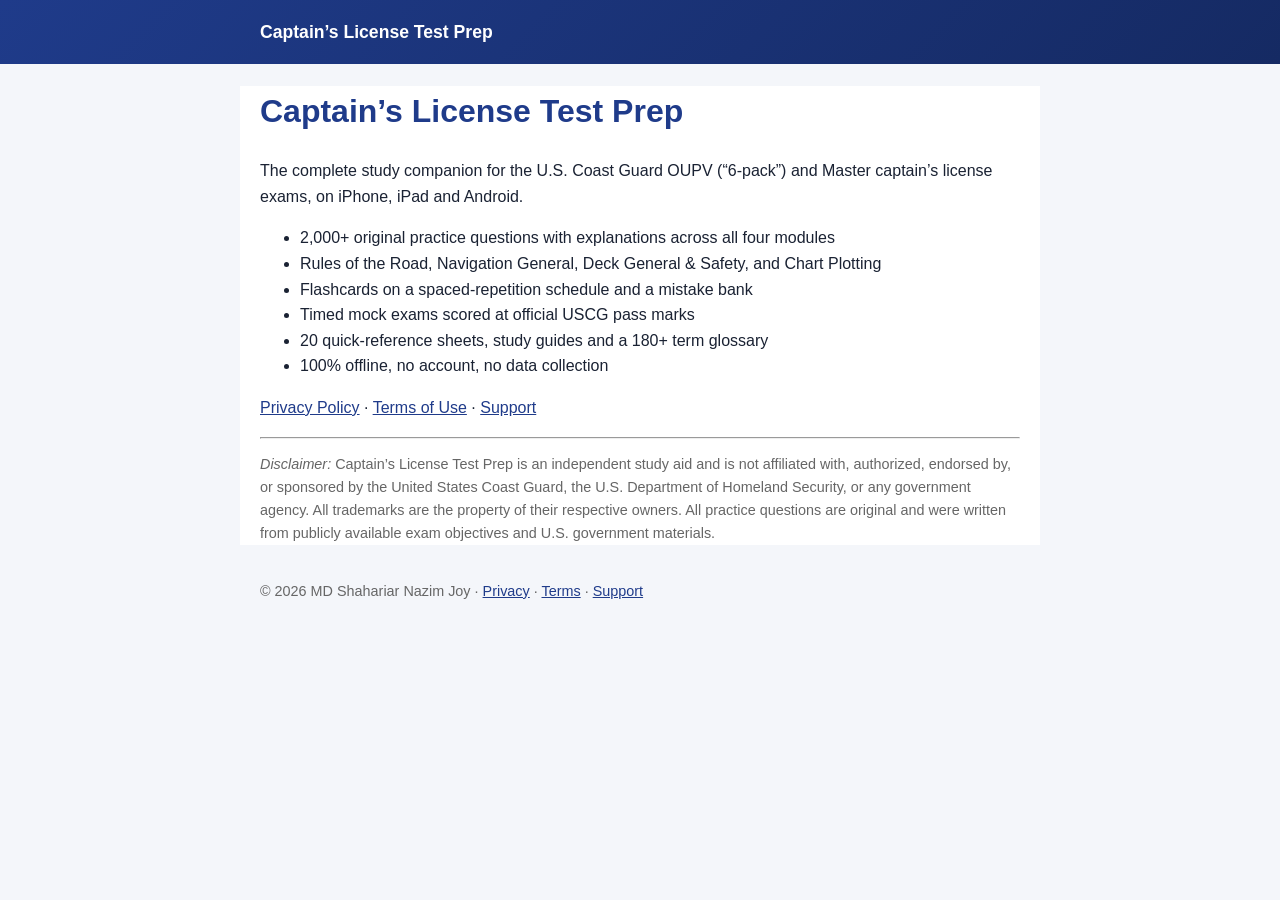
<file: index.html>
<!doctype html>
<html lang="en">
<head>
<meta charset="utf-8">
<meta name="viewport" content="width=device-width,initial-scale=1">
<title>Captain's License Test Prep — Captain&rsquo;s License Test Prep</title>
<meta name="description" content="USCG OUPV (6-pack) and Master captain's license exam prep for iPhone, iPad and Android.">
<link rel="stylesheet" href="style.css">
</head>
<body>
<header><div class="wrap"><a class="brand" href="index.html">Captain&rsquo;s License Test Prep</a></div></header>
<main class="wrap">
<h1>Captain&rsquo;s License Test Prep</h1>
<p>The complete study companion for the U.S. Coast Guard OUPV (&ldquo;6-pack&rdquo;) and Master captain&rsquo;s license exams, on iPhone, iPad and Android.</p>
<ul>
<li>2,000+ original practice questions with explanations across all four modules</li>
<li>Rules of the Road, Navigation General, Deck General &amp; Safety, and Chart Plotting</li>
<li>Flashcards on a spaced-repetition schedule and a mistake bank</li>
<li>Timed mock exams scored at official USCG pass marks</li>
<li>20 quick-reference sheets, study guides and a 180+ term glossary</li>
<li>100% offline, no account, no data collection</li>
</ul>
<p><a href="privacy.html">Privacy Policy</a> · <a href="terms.html">Terms of Use</a> · <a href="support.html">Support</a></p>
<hr>
<p class="muted"><em>Disclaimer:</em> Captain&rsquo;s License Test Prep is an independent study aid and is not affiliated with, authorized, endorsed by, or sponsored by the United States Coast Guard, the U.S. Department of Homeland Security, or any government agency. All trademarks are the property of their respective owners. All practice questions are original and were written from publicly available exam objectives and U.S. government materials.</p>
</main>
<footer><div class="wrap">© 2026 MD Shahariar Nazim Joy · <a href="privacy.html">Privacy</a> · <a href="terms.html">Terms</a> · <a href="support.html">Support</a></div></footer>
</body>
</html>
</file>
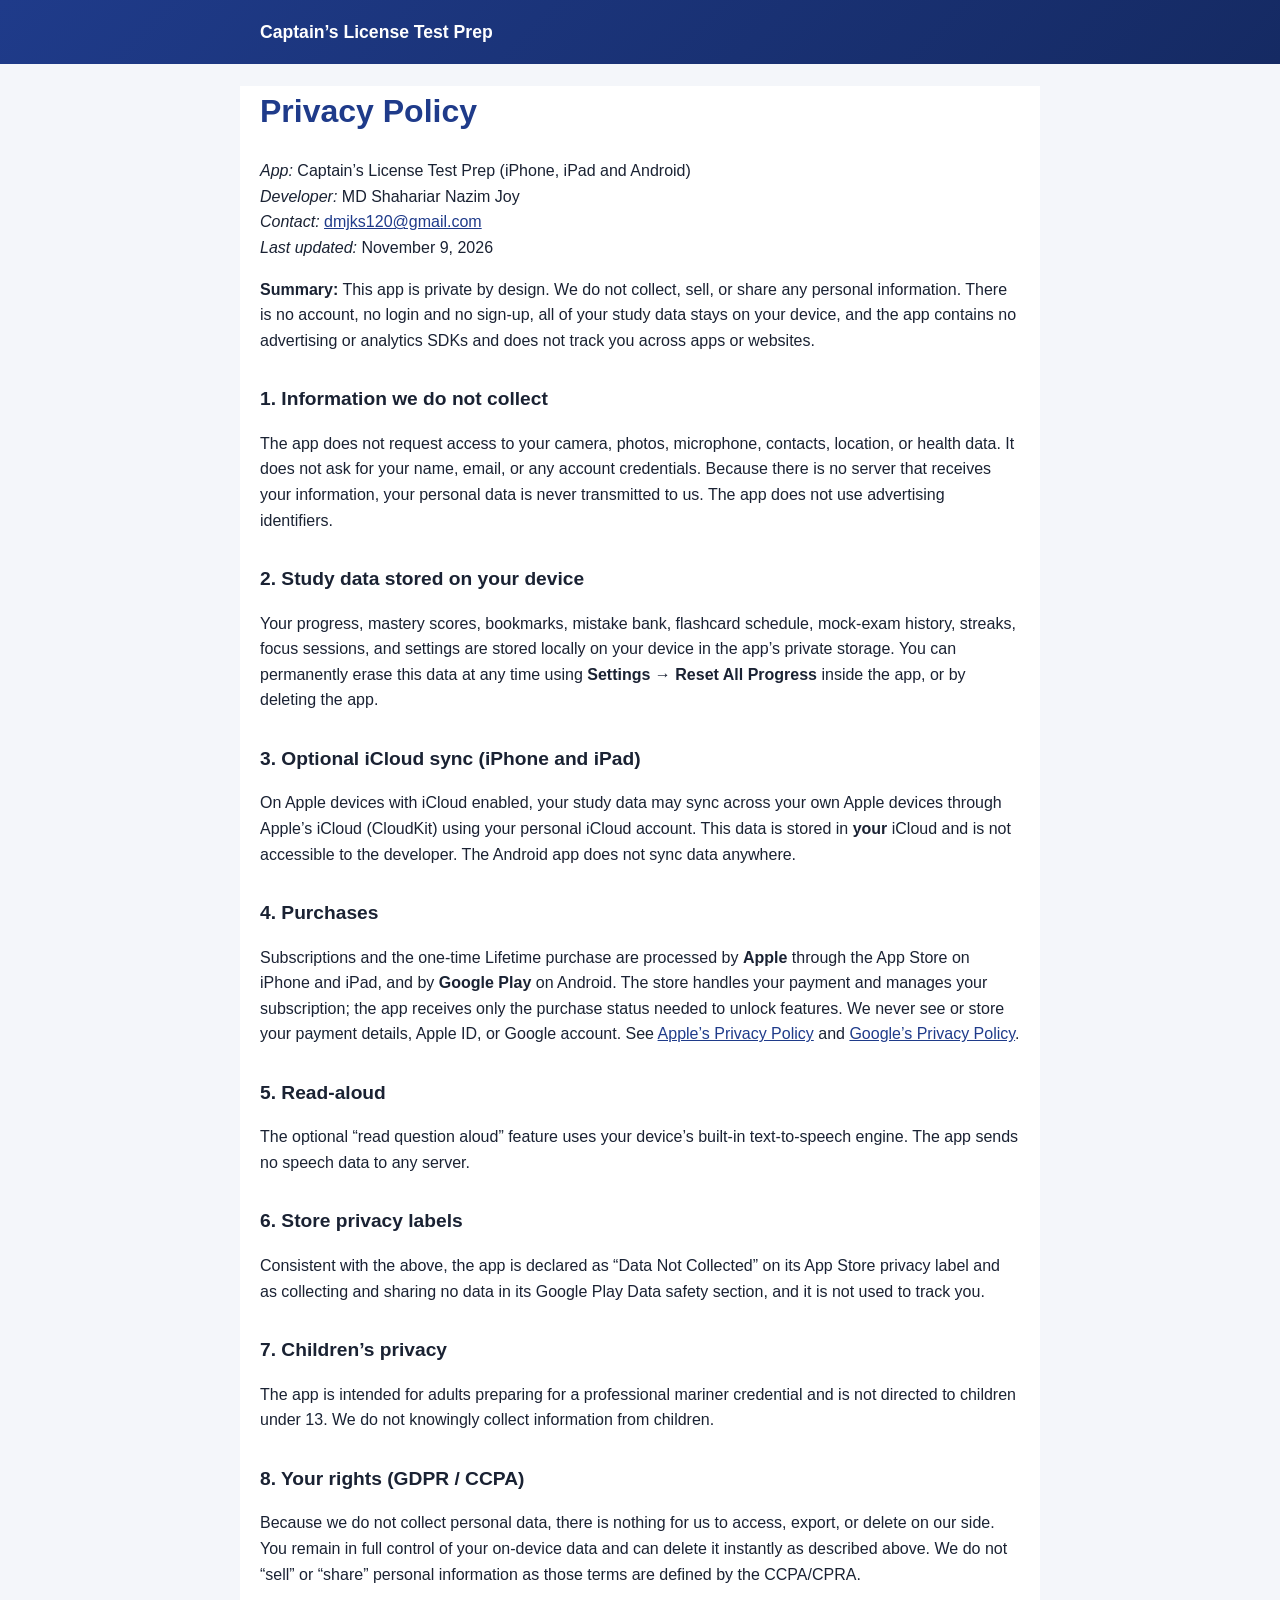
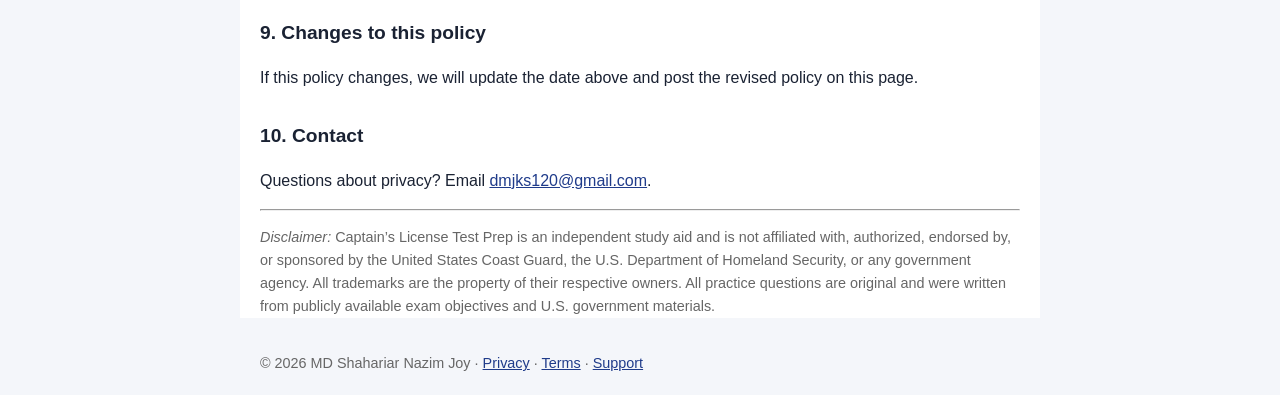
<file: privacy.html>
<!doctype html>
<html lang="en">
<head>
<meta charset="utf-8">
<meta name="viewport" content="width=device-width,initial-scale=1">
<title>Privacy Policy — Captain&rsquo;s License Test Prep</title>
<meta name="description" content="Privacy Policy for Captain's License Test Prep. No personal data is collected.">
<link rel="stylesheet" href="style.css">
</head>
<body>
<header><div class="wrap"><a class="brand" href="index.html">Captain&rsquo;s License Test Prep</a></div></header>
<main class="wrap">
<h1>Privacy Policy</h1>
<p><em>App:</em> Captain&rsquo;s License Test Prep (iPhone, iPad and Android)<br><em>Developer:</em> MD Shahariar Nazim Joy<br><em>Contact:</em> <a href="mailto:dmjks120@gmail.com">dmjks120@gmail.com</a><br><em>Last updated:</em> November 9, 2026</p>
<p><strong>Summary:</strong> This app is private by design. We do not collect, sell, or share any personal information. There is no account, no login and no sign-up, all of your study data stays on your device, and the app contains no advertising or analytics SDKs and does not track you across apps or websites.</p>
<h2>1. Information we do not collect</h2>
<p>The app does not request access to your camera, photos, microphone, contacts, location, or health data. It does not ask for your name, email, or any account credentials. Because there is no server that receives your information, your personal data is never transmitted to us. The app does not use advertising identifiers.</p>
<h2>2. Study data stored on your device</h2>
<p>Your progress, mastery scores, bookmarks, mistake bank, flashcard schedule, mock-exam history, streaks, focus sessions, and settings are stored locally on your device in the app&rsquo;s private storage. You can permanently erase this data at any time using <strong>Settings &rarr; Reset All Progress</strong> inside the app, or by deleting the app.</p>
<h2>3. Optional iCloud sync (iPhone and iPad)</h2>
<p>On Apple devices with iCloud enabled, your study data may sync across your own Apple devices through Apple&rsquo;s iCloud (CloudKit) using your personal iCloud account. This data is stored in <strong>your</strong> iCloud and is not accessible to the developer. The Android app does not sync data anywhere.</p>
<h2>4. Purchases</h2>
<p>Subscriptions and the one-time Lifetime purchase are processed by <strong>Apple</strong> through the App Store on iPhone and iPad, and by <strong>Google Play</strong> on Android. The store handles your payment and manages your subscription; the app receives only the purchase status needed to unlock features. We never see or store your payment details, Apple ID, or Google account. See <a href="https://www.apple.com/legal/privacy/">Apple&rsquo;s Privacy Policy</a> and <a href="https://policies.google.com/privacy">Google&rsquo;s Privacy Policy</a>.</p>
<h2>5. Read-aloud</h2>
<p>The optional &ldquo;read question aloud&rdquo; feature uses your device&rsquo;s built-in text-to-speech engine. The app sends no speech data to any server.</p>
<h2>6. Store privacy labels</h2>
<p>Consistent with the above, the app is declared as &ldquo;Data Not Collected&rdquo; on its App Store privacy label and as collecting and sharing no data in its Google Play Data safety section, and it is not used to track you.</p>
<h2>7. Children&rsquo;s privacy</h2>
<p>The app is intended for adults preparing for a professional mariner credential and is not directed to children under 13. We do not knowingly collect information from children.</p>
<h2>8. Your rights (GDPR / CCPA)</h2>
<p>Because we do not collect personal data, there is nothing for us to access, export, or delete on our side. You remain in full control of your on-device data and can delete it instantly as described above. We do not &ldquo;sell&rdquo; or &ldquo;share&rdquo; personal information as those terms are defined by the CCPA/CPRA.</p>
<h2>9. Changes to this policy</h2>
<p>If this policy changes, we will update the date above and post the revised policy on this page.</p>
<h2>10. Contact</h2>
<p>Questions about privacy? Email <a href="mailto:dmjks120@gmail.com">dmjks120@gmail.com</a>.</p>
<hr>
<p class="muted"><em>Disclaimer:</em> Captain&rsquo;s License Test Prep is an independent study aid and is not affiliated with, authorized, endorsed by, or sponsored by the United States Coast Guard, the U.S. Department of Homeland Security, or any government agency. All trademarks are the property of their respective owners. All practice questions are original and were written from publicly available exam objectives and U.S. government materials.</p>
</main>
<footer><div class="wrap">© 2026 MD Shahariar Nazim Joy · <a href="privacy.html">Privacy</a> · <a href="terms.html">Terms</a> · <a href="support.html">Support</a></div></footer>
</body>
</html>
</file>
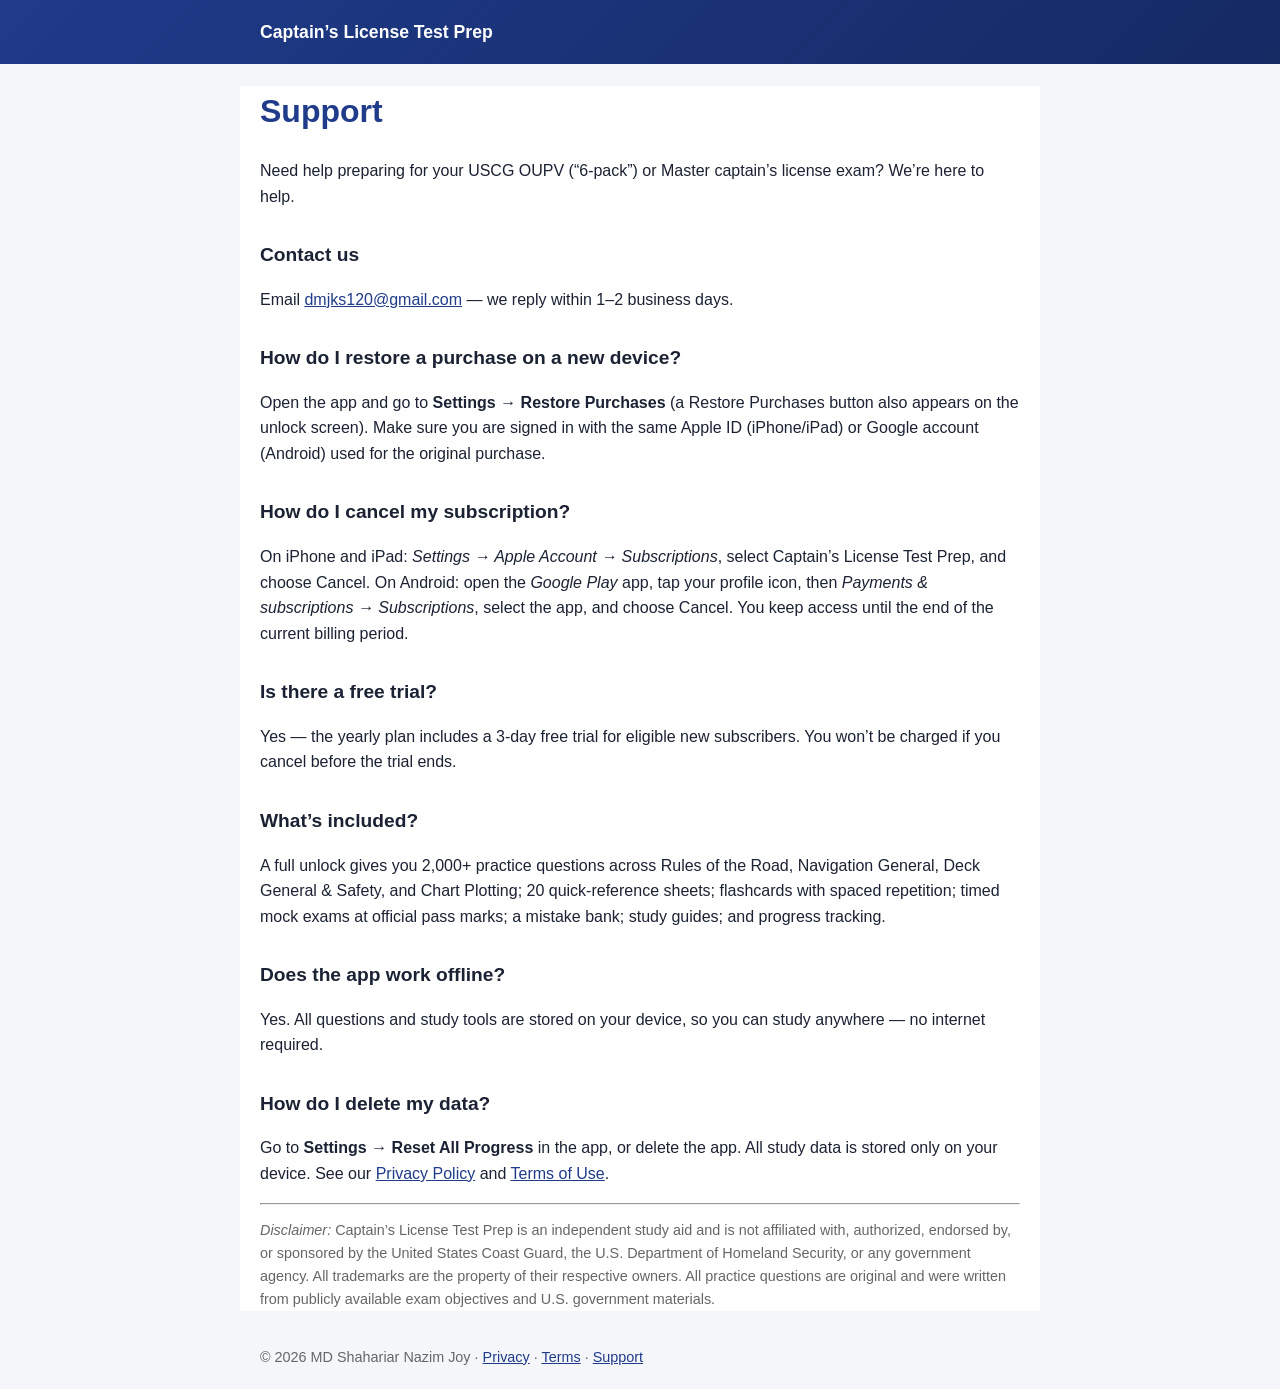
<file: support.html>
<!doctype html>
<html lang="en">
<head>
<meta charset="utf-8">
<meta name="viewport" content="width=device-width,initial-scale=1">
<title>Support — Captain&rsquo;s License Test Prep</title>
<meta name="description" content="Support and FAQ for Captain's License Test Prep.">
<link rel="stylesheet" href="style.css">
</head>
<body>
<header><div class="wrap"><a class="brand" href="index.html">Captain&rsquo;s License Test Prep</a></div></header>
<main class="wrap">
<h1>Support</h1>
<p>Need help preparing for your USCG OUPV (&ldquo;6-pack&rdquo;) or Master captain&rsquo;s license exam? We&rsquo;re here to help.</p>
<h2>Contact us</h2>
<p>Email <a href="mailto:dmjks120@gmail.com">dmjks120@gmail.com</a> — we reply within 1–2 business days.</p>
<h2>How do I restore a purchase on a new device?</h2>
<p>Open the app and go to <strong>Settings &rarr; Restore Purchases</strong> (a Restore Purchases button also appears on the unlock screen). Make sure you are signed in with the same Apple ID (iPhone/iPad) or Google account (Android) used for the original purchase.</p>
<h2>How do I cancel my subscription?</h2>
<p>On iPhone and iPad: <em>Settings &rarr; Apple Account &rarr; Subscriptions</em>, select Captain&rsquo;s License Test Prep, and choose Cancel. On Android: open the <em>Google Play</em> app, tap your profile icon, then <em>Payments &amp; subscriptions &rarr; Subscriptions</em>, select the app, and choose Cancel. You keep access until the end of the current billing period.</p>
<h2>Is there a free trial?</h2>
<p>Yes — the yearly plan includes a 3-day free trial for eligible new subscribers. You won&rsquo;t be charged if you cancel before the trial ends.</p>
<h2>What&rsquo;s included?</h2>
<p>A full unlock gives you 2,000+ practice questions across Rules of the Road, Navigation General, Deck General &amp; Safety, and Chart Plotting; 20 quick-reference sheets; flashcards with spaced repetition; timed mock exams at official pass marks; a mistake bank; study guides; and progress tracking.</p>
<h2>Does the app work offline?</h2>
<p>Yes. All questions and study tools are stored on your device, so you can study anywhere — no internet required.</p>
<h2>How do I delete my data?</h2>
<p>Go to <strong>Settings &rarr; Reset All Progress</strong> in the app, or delete the app. All study data is stored only on your device. See our <a href="privacy.html">Privacy Policy</a> and <a href="terms.html">Terms of Use</a>.</p>
<hr>
<p class="muted"><em>Disclaimer:</em> Captain&rsquo;s License Test Prep is an independent study aid and is not affiliated with, authorized, endorsed by, or sponsored by the United States Coast Guard, the U.S. Department of Homeland Security, or any government agency. All trademarks are the property of their respective owners. All practice questions are original and were written from publicly available exam objectives and U.S. government materials.</p>
</main>
<footer><div class="wrap">© 2026 MD Shahariar Nazim Joy · <a href="privacy.html">Privacy</a> · <a href="terms.html">Terms</a> · <a href="support.html">Support</a></div></footer>
</body>
</html>
</file>
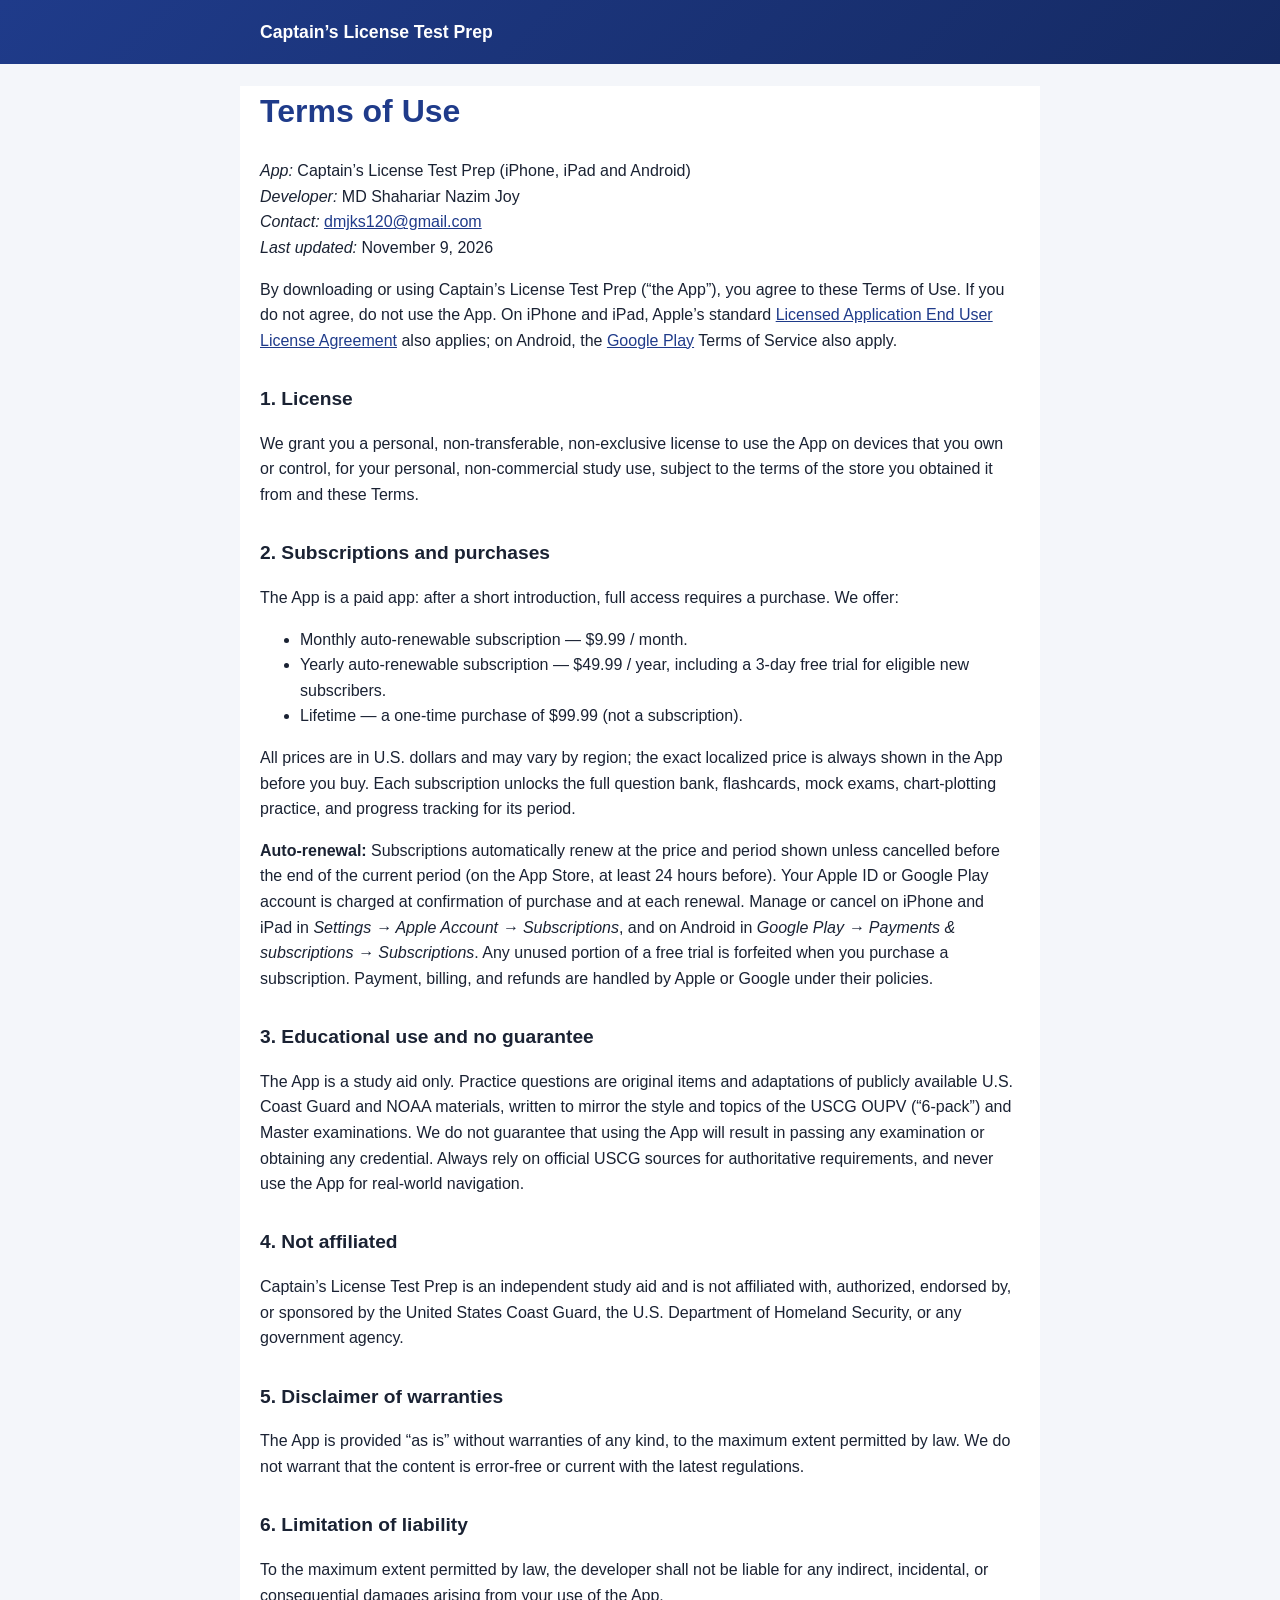
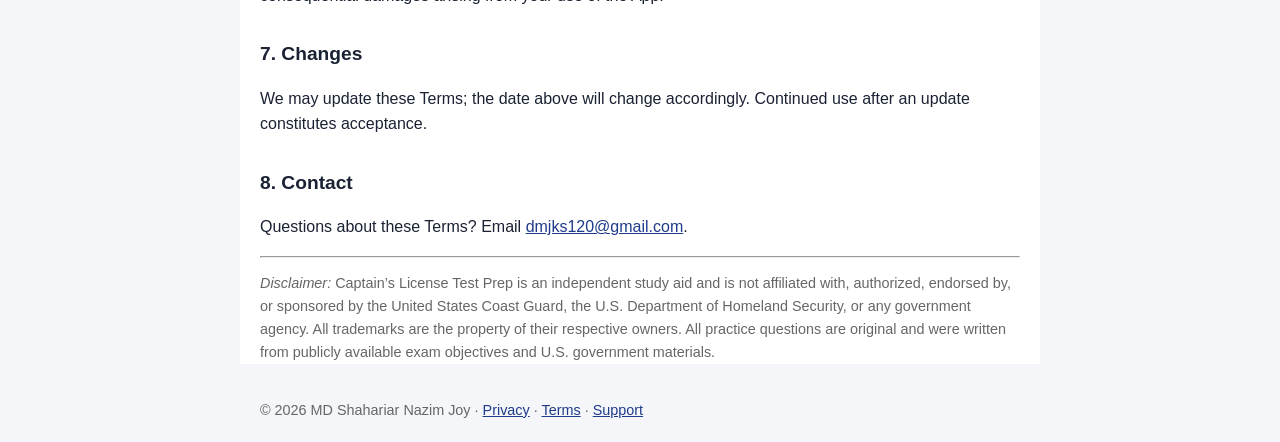
<file: terms.html>
<!doctype html>
<html lang="en">
<head>
<meta charset="utf-8">
<meta name="viewport" content="width=device-width,initial-scale=1">
<title>Terms of Use — Captain&rsquo;s License Test Prep</title>
<meta name="description" content="Terms of Use for Captain's License Test Prep.">
<link rel="stylesheet" href="style.css">
</head>
<body>
<header><div class="wrap"><a class="brand" href="index.html">Captain&rsquo;s License Test Prep</a></div></header>
<main class="wrap">
<h1>Terms of Use</h1>
<p><em>App:</em> Captain&rsquo;s License Test Prep (iPhone, iPad and Android)<br><em>Developer:</em> MD Shahariar Nazim Joy<br><em>Contact:</em> <a href="mailto:dmjks120@gmail.com">dmjks120@gmail.com</a><br><em>Last updated:</em> November 9, 2026</p>
<p>By downloading or using Captain&rsquo;s License Test Prep (&ldquo;the App&rdquo;), you agree to these Terms of Use. If you do not agree, do not use the App. On iPhone and iPad, Apple&rsquo;s standard <a href="https://www.apple.com/legal/internet-services/itunes/dev/stdeula/">Licensed Application End User License Agreement</a> also applies; on Android, the <a href="https://play.google.com/about/play-terms/">Google Play</a> Terms of Service also apply.</p>
<h2>1. License</h2>
<p>We grant you a personal, non-transferable, non-exclusive license to use the App on devices that you own or control, for your personal, non-commercial study use, subject to the terms of the store you obtained it from and these Terms.</p>
<h2>2. Subscriptions and purchases</h2>
<p>The App is a paid app: after a short introduction, full access requires a purchase. We offer:</p>
<ul>
<li>Monthly auto-renewable subscription — $9.99 / month.</li>
<li>Yearly auto-renewable subscription — $49.99 / year, including a 3-day free trial for eligible new subscribers.</li>
<li>Lifetime — a one-time purchase of $99.99 (not a subscription).</li>
</ul>
<p>All prices are in U.S. dollars and may vary by region; the exact localized price is always shown in the App before you buy. Each subscription unlocks the full question bank, flashcards, mock exams, chart-plotting practice, and progress tracking for its period.</p>
<p><strong>Auto-renewal:</strong> Subscriptions automatically renew at the price and period shown unless cancelled before the end of the current period (on the App Store, at least 24 hours before). Your Apple ID or Google Play account is charged at confirmation of purchase and at each renewal. Manage or cancel on iPhone and iPad in <em>Settings &rarr; Apple Account &rarr; Subscriptions</em>, and on Android in <em>Google Play &rarr; Payments &amp; subscriptions &rarr; Subscriptions</em>. Any unused portion of a free trial is forfeited when you purchase a subscription. Payment, billing, and refunds are handled by Apple or Google under their policies.</p>
<h2>3. Educational use and no guarantee</h2>
<p>The App is a study aid only. Practice questions are original items and adaptations of publicly available U.S. Coast Guard and NOAA materials, written to mirror the style and topics of the USCG OUPV (&ldquo;6-pack&rdquo;) and Master examinations. We do not guarantee that using the App will result in passing any examination or obtaining any credential. Always rely on official USCG sources for authoritative requirements, and never use the App for real-world navigation.</p>
<h2>4. Not affiliated</h2>
<p>Captain&rsquo;s License Test Prep is an independent study aid and is not affiliated with, authorized, endorsed by, or sponsored by the United States Coast Guard, the U.S. Department of Homeland Security, or any government agency.</p>
<h2>5. Disclaimer of warranties</h2>
<p>The App is provided &ldquo;as is&rdquo; without warranties of any kind, to the maximum extent permitted by law. We do not warrant that the content is error-free or current with the latest regulations.</p>
<h2>6. Limitation of liability</h2>
<p>To the maximum extent permitted by law, the developer shall not be liable for any indirect, incidental, or consequential damages arising from your use of the App.</p>
<h2>7. Changes</h2>
<p>We may update these Terms; the date above will change accordingly. Continued use after an update constitutes acceptance.</p>
<h2>8. Contact</h2>
<p>Questions about these Terms? Email <a href="mailto:dmjks120@gmail.com">dmjks120@gmail.com</a>.</p>
<hr>
<p class="muted"><em>Disclaimer:</em> Captain&rsquo;s License Test Prep is an independent study aid and is not affiliated with, authorized, endorsed by, or sponsored by the United States Coast Guard, the U.S. Department of Homeland Security, or any government agency. All trademarks are the property of their respective owners. All practice questions are original and were written from publicly available exam objectives and U.S. government materials.</p>
</main>
<footer><div class="wrap">© 2026 MD Shahariar Nazim Joy · <a href="privacy.html">Privacy</a> · <a href="terms.html">Terms</a> · <a href="support.html">Support</a></div></footer>
</body>
</html>
</file>
<file: style.css>
body{margin:0;font-family:-apple-system,BlinkMacSystemFont,"Segoe UI",Roboto,Arial,sans-serif;line-height:1.6;color:#1a2233;background:#f4f6fa}
.wrap{max-width:760px;margin:0 auto;padding:0 20px}
header{background:linear-gradient(135deg,#1F3B8A,#152A63);color:#fff;padding:18px 0}
header a.brand{color:#fff;font-weight:700;text-decoration:none;font-size:1.1em}
main{padding:24px 20px 40px;background:#fff}
h1{color:#1F3B8A}h2{margin-top:1.6em;font-size:1.2em}
a{color:#1F3B8A}.muted{font-size:.9em;color:#666}
footer{padding:20px 0;font-size:.9em;color:#666}
</file>
